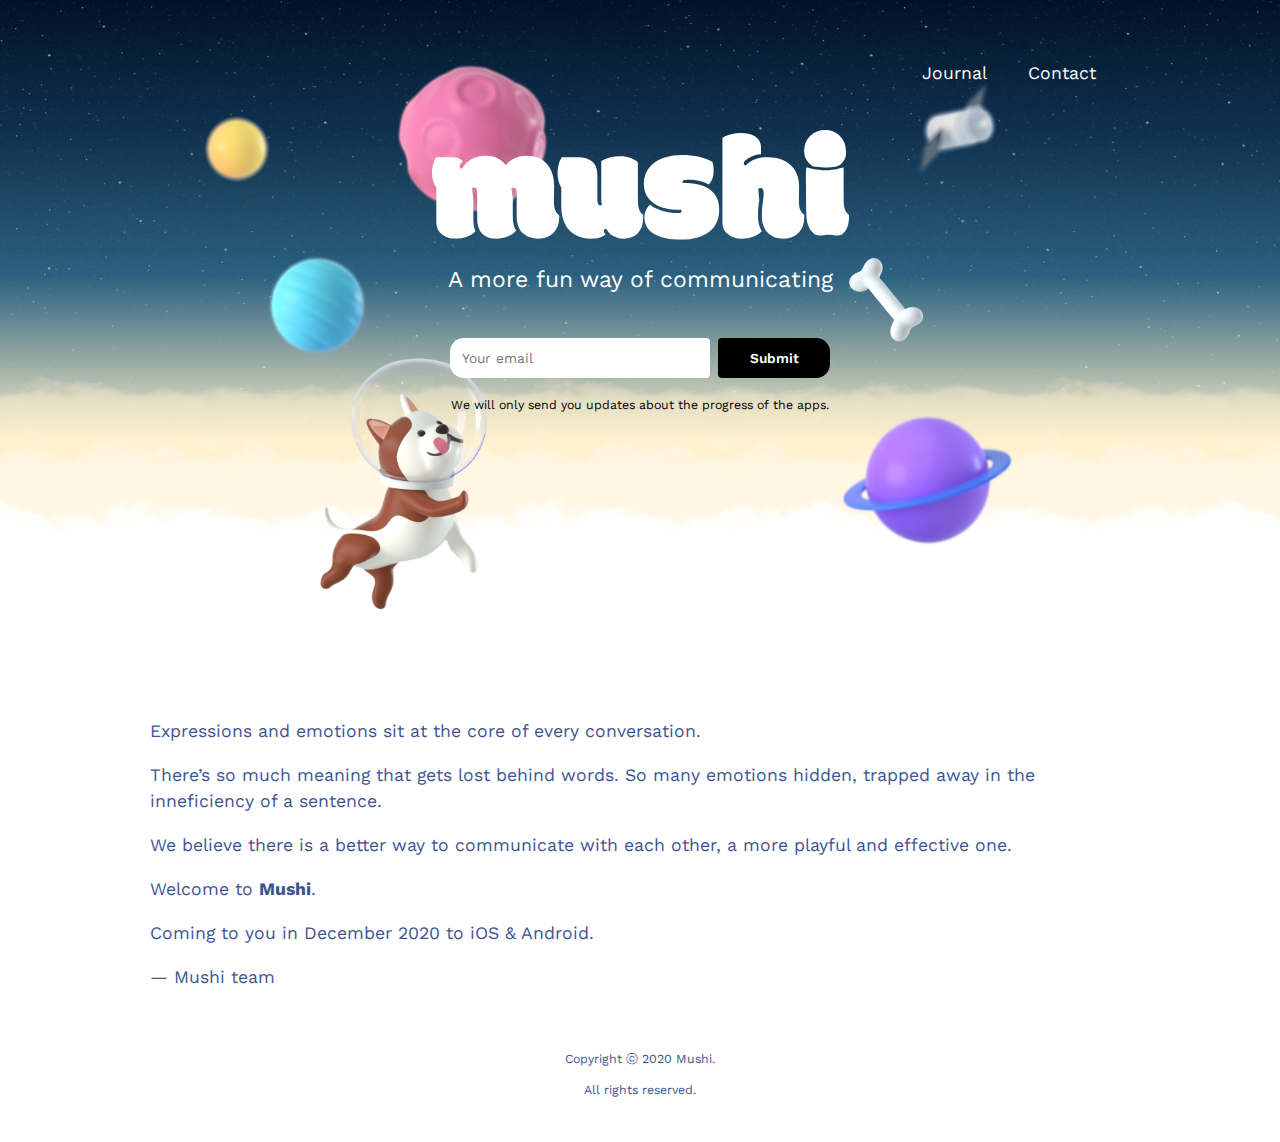
<file: index.html>
<!DOCTYPE html>
<html>

<head>
    <meta charset="utf-8">
    <meta http-equiv="X-UA-Compatible" content="IE=edge">
    <title>Mushi — A more fun way of communicating</title>
    <meta name="description" content="Mushi is a social messaging app. Connect to your friends and communities in a safe and private way. Soon in an App Store near you.">
    <meta name="viewport" content="width=device-width, initial-scale=1.0">
    <link rel="stylesheet" href="main.css">
    <link href="https://fonts.googleapis.com/css?family=Work+Sans&display=swap" rel="stylesheet">
    <link href="https://fonts.googleapis.com/css?family=Lato" rel="stylesheet">
    <link href="https://fonts.googleapis.com/css?family=Poiret+One" rel="stylesheet">
</head>

<body>
    <nav>
        <div class="container">
            <div id="logo">
            </div>
            <div id="menu">
                <ul>
                    <li>
                        <a class="light" href="#about">Journal</a>
                    </li>
                    <li>
                        <a class="light" href="mailto:yourfriends@mushi.app">Contact</a>
                    </li>
                </ul>
            </div>
        </div>
    </nav>
    <header>
        <div id="cloudsC"></div>
        <div id="cloudsB"></div>
        <div id="cloudsA"></div>

        <img id="bone" src="images/bone.png">
        <img id="moon" src="images/moon_pink.png">
        <img id="dog" src="images/otto.png">
        <img id="planet-blue" src="images/planet_blue.png">
        <img id="sat" src="images/sat.png">
        <img id="planet-purple" src="images/saturn_purple.png">
        <img id="planet-yellow" src="images/smallplanet_yellow.png">

        <div class="hero">
            <img src="images/logo.svg" />
            <p>A more fun way of communicating</p>
        </div>

        <div class="form-container">
            <form action="/action_page.php">
                <input type="email" id="femail" name="femail" placeholder="Your email"><input type="submit" id="fsubmit" value="Submit">
            </form>

            <p class="form-sub">We will only send you updates about the progress of the apps.</p>
        </div>

    </header>
    <section id="letter">
        <div class="container">
            <div class="text">
                <p>Expressions and emotions sit at the core of every conversation.</p>

                <p>There’s so much meaning that gets lost behind words.
                    So many emotions hidden, trapped away in the
                    inneficiency of a sentence.</p>

                <p>We believe there is a better way to communicate with
                    each other, a more playful and effective one.</p>

                <p>Welcome to <b>Mushi</b>.</p>

                <p>Coming to you in December 2020 to iOS & Android.</p>

                <p>— Mushi team</p>

            </div>
        </div>
    </section>
    <section id="footer">
        <div class="container">
            <p>Copyright ⓒ 2020 Mushi.</p>
            <p>All rights reserved.</p>
        </div>
    </section>
</body></html>
</file>
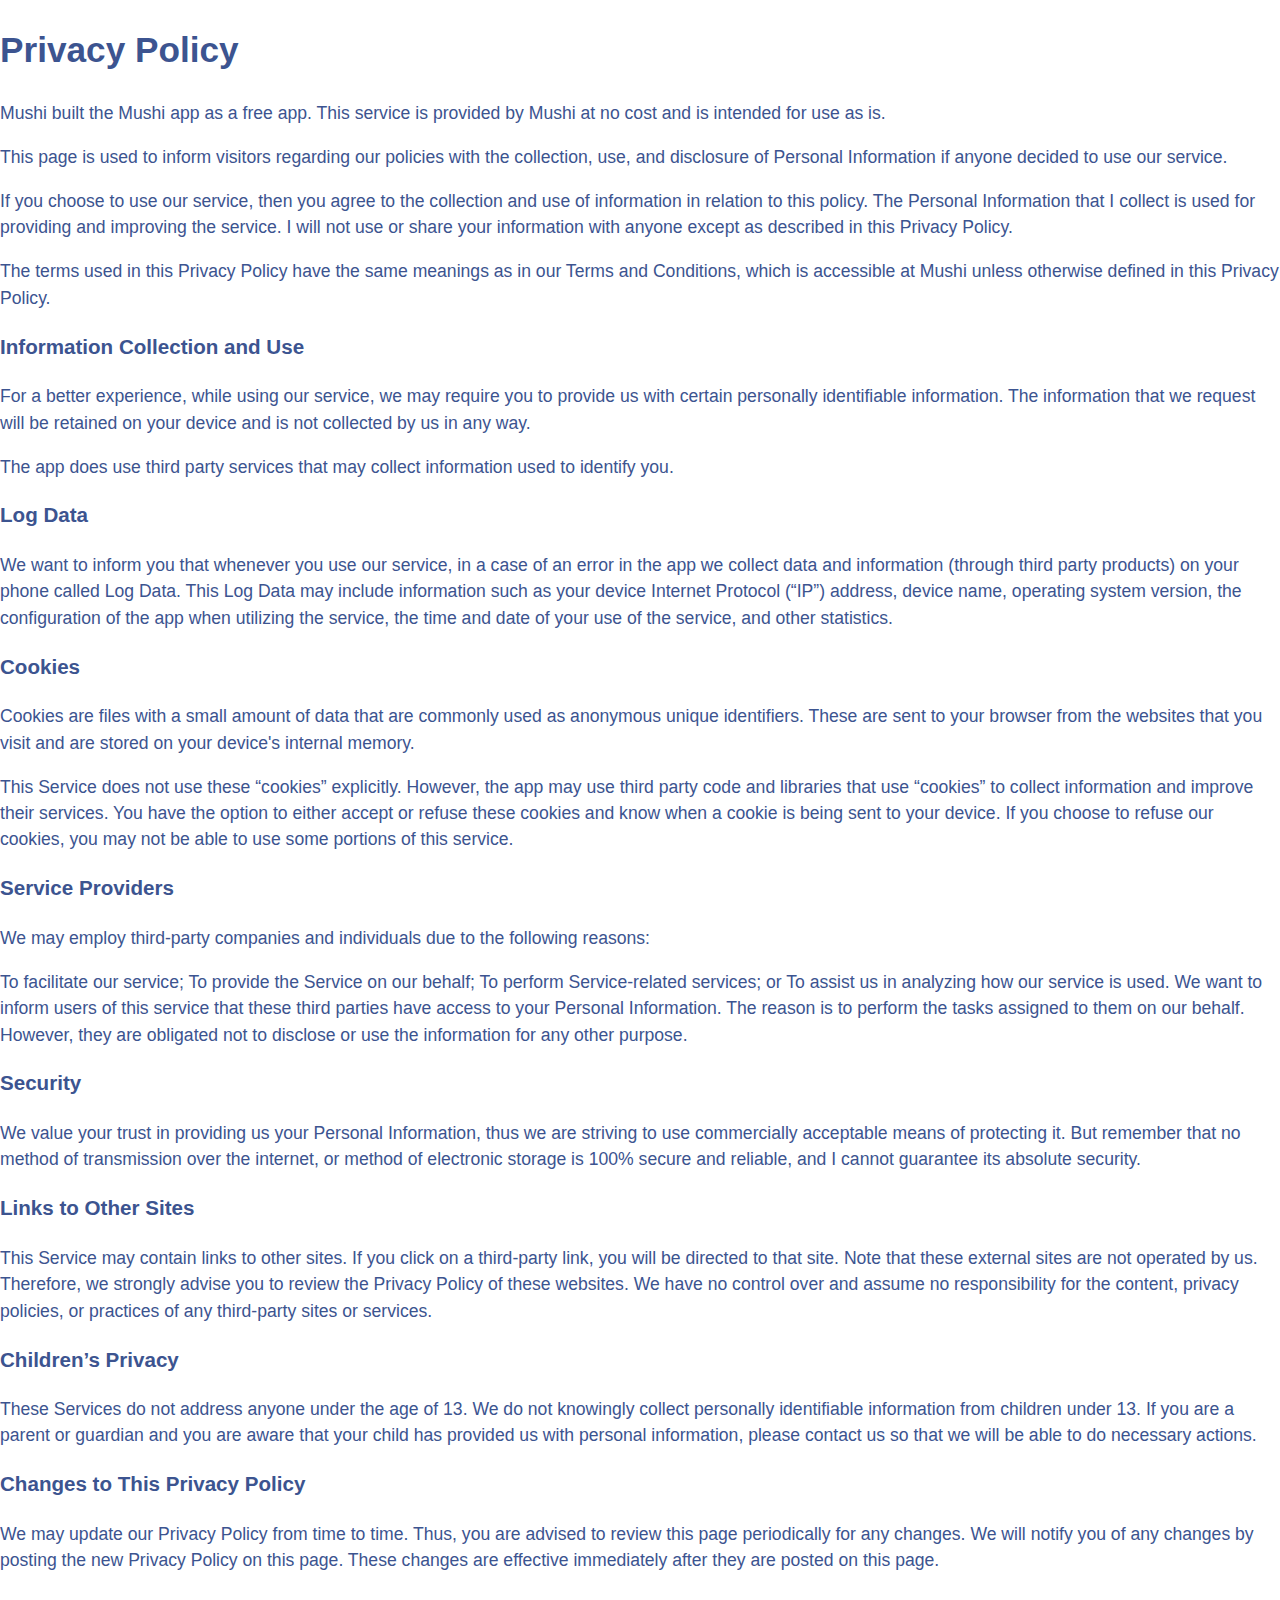
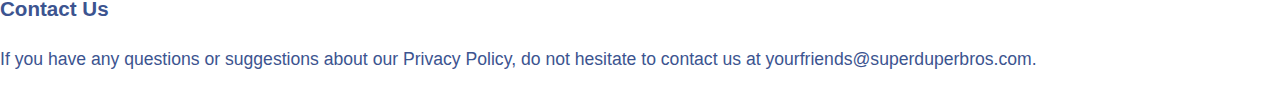
<file: privacy-policy.html>
<!DOCTYPE html>
<html>

<head>
    <meta charset="utf-8">
    <meta http-equiv="X-UA-Compatible" content="IE=edge">
    <title>Mushi | Mushi</title>
    <meta name="description" content="Mushi | Mushi">
    <meta name="viewport" content="width=device-width, initial-scale=1.0">
    <link href="/main.css" rel="stylesheet" type="text/css" />
    <link href="https://fonts.googleapis.com/css?family=Fredoka+One&display=swap" rel="stylesheet">
    <link href="https://fonts.googleapis.com/css?family=Ovo&display=swap" rel="stylesheet">
</head>

<body>
    <div class="body">
        <h1>Privacy Policy</h1>


        <p>Mushi built the Mushi app as a free app. This service is provided by Mushi at no cost and is intended for use as is.</p>

        <p>This page is used to inform visitors regarding our policies with the collection, use, and disclosure of Personal Information if anyone decided to use our service.</p>

        <p>If you choose to use our service, then you agree to the collection and use of information in relation to this policy. The Personal Information that I collect is used for providing and improving the service. I will not use or share your information with anyone except as described in this Privacy Policy.</p>

        <p>The terms used in this Privacy Policy have the same meanings as in our Terms and Conditions, which is accessible at Mushi unless otherwise defined in this Privacy Policy.</p>

        <h3>Information Collection and Use</h3>

        <p>For a better experience, while using our service, we may require you to provide us with certain personally identifiable information. The information that we request will be retained on your device and is not collected by us in any way.</p>

        <p>The app does use third party services that may collect information used to identify you.</p>

        <h3>Log Data</h3>

        <p>We want to inform you that whenever you use our service, in a case of an error in the app we collect data and information (through third party products) on your phone called Log Data. This Log Data may include information such as your device Internet Protocol (“IP”) address, device name, operating system version, the configuration of the app when utilizing the service, the time and date of your use of the service, and other statistics.</p>

        <h3>Cookies</h3>

        <p>Cookies are files with a small amount of data that are commonly used as anonymous unique identifiers. These are sent to your browser from the websites that you visit and are stored on your device's internal memory.</p>

        <p>This Service does not use these “cookies” explicitly. However, the app may use third party code and libraries that use “cookies” to collect information and improve their services. You have the option to either accept or refuse these cookies and know when a cookie is being sent to your device. If you choose to refuse our cookies, you may not be able to use some portions of this service.</p>

        <h3>Service Providers</h3>

        <p>We may employ third-party companies and individuals due to the following reasons:</p>

        <p>To facilitate our service;
            To provide the Service on our behalf;
            To perform Service-related services; or
            To assist us in analyzing how our service is used.
            We want to inform users of this service that these third parties have access to your Personal Information. The reason is to perform the tasks assigned to them on our behalf. However, they are obligated not to disclose or use the information for any other purpose.</p>

        <h3>Security</h3>

        <p>We value your trust in providing us your Personal Information, thus we are striving to use commercially acceptable means of protecting it. But remember that no method of transmission over the internet, or method of electronic storage is 100% secure and reliable, and I cannot guarantee its absolute security.</p>

        <h3>Links to Other Sites</h3>

        <p>This Service may contain links to other sites. If you click on a third-party link, you will be directed to that site. Note that these external sites are not operated by us. Therefore, we strongly advise you to review the Privacy Policy of these websites. We have no control over and assume no responsibility for the content, privacy policies, or practices of any third-party sites or services.</p>

        <h3>Children’s Privacy</h3>

        <p>These Services do not address anyone under the age of 13. We do not knowingly collect personally identifiable information from children under 13. If you are a parent or guardian and you are aware that your child has provided us with personal information, please contact us so that we will be able to do necessary actions.</p>

        <h3>Changes to This Privacy Policy</h3>

        <p>We may update our Privacy Policy from time to time. Thus, you are advised to review this page periodically for any changes. We will notify you of any changes by posting the new Privacy Policy on this page. These changes are effective immediately after they are posted on this page.</p>

        <h3>Contact Us</h3>

        <p>If you have any questions or suggestions about our Privacy Policy, do not hesitate to contact us at yourfriends@superduperbros.com.</p>
    </div>
</body>

</html>
</file>
<file: main.css>
html {
    -webkit-font-smoothing: antialiased;
}

body {
    background: #fff;
    color: #3C5490;
    font-family: 'Work Sans', sans-serif;
    font-size: 1.1em;
    line-height: 1.5;
    margin: 0 auto;
}

nav,
header,
footer {
    display: block;
}

section {
    display: inline-block;
    width: 100%;
}

a {
    color: #3C5490;
}

span {
    font-weight: 600;
}

h1,
h2 {
    font-family: 'Work Sans', sans-serif;
}

.container {
    width: 100%;
    max-width: 980px;
    margin: 0 auto;
    padding: 0 15px;
}

@media only screen and (max-width: 880px) {
    .container {
        width: 80%;
    }
}

.form-container {
    width: 100%;
    max-width: 400px;
    margin: 0 auto;
    padding: 0 15px;
}

@media only screen and (max-width: 880px) {
    .form-container {
        max-width: 300px;
    }
}

#menu {
    width: 70%;
    float: right;
    margin-top: 0px;
}

@media only screen and (max-width: 880px) {
    #menu {
        float: none;
        width: 100%;
    }
}

#menu ul {
    margin: 0;
    padding: 20px 0px 0px;
    text-align: right;
}

@media only screen and (max-width: 880px) {
    #menu ul {
        text-align: center;
         !important
    }
}

#menu ul li {
    display: inline-block;
    margin-right: 5%;
    color: white;
}

@media only screen and (max-width: 880px) {
    #menu ul li {
        margin-right: 0%;
        padding: 0 20px;
    }
}

nav {
    position: absolute;
    left: 0px;
    top: 0px;
    padding-top: 40px;
    padding-bottom: 20px;
    height: 50px;
    z-index: 100;
    width: 100%;
    margin: 0px auto;
}

@media only screen and (max-width: 880px) {
    nav {
        padding: 5px 0 0 0;
    }
}

header {
    height: 700px;
    position: relative;
    overflow: hidden;
    background-color: white;
    background-image: url(images/background.jpg);
    background-repeat: repeat-x;
    background-size: 822px 876px;
}

@media only screen and (max-width: 880px) {
    header {
        background-size: 822px 776px;
    }
}

@media only screen and (max-width: 380px) {
    header {
        background-image: url(images/background-mobile.jpg);
        height: 580px;
        background-size: 822px 600px;
    }
}

header .hero {
    display: block;
    margin: 0 auto;
    margin-top: 130px;
}

@media only screen and (max-width: 380px) {
    header .hero {
        margin-top: 100px;
    }
}

header img {
    margin: 0 auto;
    display: block;
    position: relative;
    z-index: 2;
}

@media only screen and (max-width: 880px) {
    header img {
        width: 60%;
    }
}

header p {
    color: white;
    text-align: center;
    font-size: 1.3em;
    font-family: 'Work Sans', sans-serif;
    font-weight: 400;
    position: relative;
    z-index: 2;
}

@media only screen and (max-width: 880px) {
    header p {
        font-size: 1em;
    }
}

header form {
    color: white;
    text-align: center;
    font-size: 1.3em;
    font-family: 'Work Sans', sans-serif;
    font-weight: 400;
    padding: 10px 0;
}

@media only screen and (max-width: 380px) {
    header form {
        padding: 0;
    }
}

header span {
    font-style: italic;
}

#cloudsA {
    margin: 0;
    padding: 0;
    position: absolute;
    z-index: 1;
    top: 65%;
    background-repeat: repeat-x;
    height: 281px;
    width: 100%;
    background-image: url(images/CloudsA.png);
    background-size: 411px 281px;
    animation: wind 160s linear infinite;
}

@media only screen and (max-width: 380px) {
    #cloudsA {
        animation: wind 60s linear infinite;
        top: 55%;
    }
}

#cloudsB {
    margin: 0;
    padding: 0;
    position: absolute;
    z-index: 1;
    top: 59%;
    background-repeat: repeat-x;
    height: 281px;
    width: 100%;
    background-image: url(images/CloudsB.png);
    background-size: 511px 281px;
    animation: wind 200s linear infinite;
}

@media only screen and (max-width: 380px) {
    #cloudsB {
        animation: wind 120s linear infinite;
        top:49%;
    }
}

#cloudsC {
    margin: 0;
    padding: 0;
    position: absolute;
    z-index: 1;
    top: 53%;
    background-repeat: repeat-x;
    height: 281px;
    width: 100%;
    background-image: url(images/CloudsC.png);
    background-size: 511px 281px;
    animation: wind 180s linear infinite;
}

@media only screen and (max-width: 380px) {
    #cloudsC {
        animation: wind 280s linear infinite;
        top: 43%;
    }
}

@keyframes wind {
    0% {
        background-position: 0 0, 0 0, 0 0;
    }

    100% {
        background-position: 400vw 0, 200vw 0, 100vw 0;
    }

}

#bone {
    width: 111px;
    height: 111px;
    position: absolute;
    left: 65%;
    top: 35%;
    animation: bone 3.6s ease-in-out infinite;
}

@media only screen and (max-width: 880px) {
    #bone {
        width: 70px;
        height: 70px;
        left: 75%;
    }
}

@media only screen and (max-width: 380px) {
    #bone {
        width: 50px;
        height: 50px;
        left: 35%;
        top: 56%;
    }
}

@keyframes bone {
    0% {
        transform: translateY(0)
    }

    50% {
        transform: translateY(-10px)
    }

    100% {
        transform: translateY(0)
    }
}

#moon {
    width: 178px;
    height: 178px;
    position: absolute;
    left: 30%;
    top: 7%;
    z-index: 1;
    animation: moon 4.8s ease-in-out infinite;
}

@media only screen and (max-width: 880px) {
    #moon {
        width: 70px;
        height: 70px;
    }
}

@media only screen and (max-width: 380px) {
    #moon {
        left: 5%;
    }
}

@keyframes moon {
    0% {
        transform: translateY(0)
    }

    50% {
        transform: translateY(12px)
    }

    100% {
        transform: translateY(0)
    }
}

#dog {
    width: 270px;
    height: 270px;
    position: absolute;
    left: 21%;
    top: 50%;
    animation: dog 4s ease-in-out infinite;
}


@media only screen and (max-width: 880px) {
    #dog {
        width: 150px;
        height: 150px;
        left: 10%;
    }
}

@media only screen and (max-width: 380px) {
    #dog {
        width: 120px;
        height: 120px;
        left: 0%;
        top: 55%;
    }
}

@keyframes dog {
    0% {
        transform: translateY(0)
    }

    50% {
        transform: translateY(15px)
    }

    100% {
        transform: translateY(0)
    }
}

#planet-blue {
    width: 123px;
    height: 123px;
    position: absolute;
    left: 20%;
    top: 35%;
    z-index: 1;
    animation: planet-blue 4s ease-in-out infinite;
}

@media only screen and (max-width: 880px) {
    #planet-blue {
        display: none;
    }
}

@keyframes planet-blue {
    0% {
        transform: translateY(0)
    }

    50% {
        transform: translateY(-15px)
    }

    100% {
        transform: translateY(0)
    }
}

#sat {
    width: 117px;
    height: 117px;
    position: absolute;
    left: 70%;
    top: 10%;
    animation: sat 4s ease-in-out infinite;
}

@media only screen and (max-width: 880px) {
    #sat {
        width: 70px;
        height: 70px;
        left: 80%;
    }
}

@keyframes sat {
    0% {
        transform: translateY(0)
    }

    50% {
        transform: translateY(-15px)
    }

    100% {
        transform: translateY(0)
    }
}

#planet-purple {
    width: 189px;
    height: 189px;
    position: absolute;
    left: 65%;
    top: 55%;
    animation: planet-purple 4.5s ease-in-out infinite;
}

@keyframes planet-purple {
    0% {
        transform: translateY(0)
    }

    50% {
        transform: translateY(-5px)
    }

    100% {
        transform: translateY(0)
    }
}

@media only screen and (max-width: 880px) {
    #planet-purple {
        width: 80px;
        height: 80px;
        left: 75%;
    }
}

@media only screen and (max-width: 380px) {
    #planet-purple {
        top: 50%;
    }
}

#planet-yellow {
    width: 89px;
    height: 89px;
    position: absolute;
    left: 15%;
    top: 15%;
    animation: planet-yellow 4.8s ease-in-out infinite;
}

@media only screen and (max-width: 880px) {
    #planet-yellow {
        display: none;
    }
}

@keyframes planet-yellow {
    0% {
        transform: translateY(0)
    }

    50% {
        transform: translateY(12px)
    }

    100% {
        transform: translateY(0)
    }
}

input[type=email] {
    padding: 12px;
    margin: 8px 4px;
    display: inline-block;
    border: 0px solid #ccc;
    border-radius: 14px 4px 4px 14px;
    box-sizing: border-box;
    font-size: 0.6em;
    font-family: 'Work Sans', sans-serif;
    font-weight: 400;
    width: 65%;
    position: relative;
    z-index: 2;
}

input[type=submit] {
    -webkit-appearance: none;
    background-color: #000;
    color: white;
    padding: 12px 10px 12px 10px;
    margin: 8px 4px;
    border: none;
    border-radius: 4px 14px 14px 4px;
    cursor: pointer;
    font-size: 0.6em;
    font-family: 'Work Sans', sans-serif;
    font-weight: 600;
    width: 28%;
    position: relative;
    z-index: 2;
}

.form-sub {
    padding-top: 0;
    margin-top: 0;
    color: black;
    font-size: 0.7em;
    font-family: 'Work Sans', sans-serif;
    font-weight: 400;
    position: relative;
    z-index: 2;
}

.light {
    color: white;
    text-align: center;
    text-decoration: none;
}

#letter  {
    z-index: 2;
}

@media only screen and (max-width: 880px) {
    #letter {
        position: relative;
        top: -120px;
    }
}

#footer {
    margin: 30px 0;
}

@media only screen and (max-width: 880px) {
    #footer {
        margin: 30px 0 0 0;
        position: relative;
        top: -100px;
    }
}

#footer p {
    text-align: center;
    font-size: 0.7em;
}
</file>
